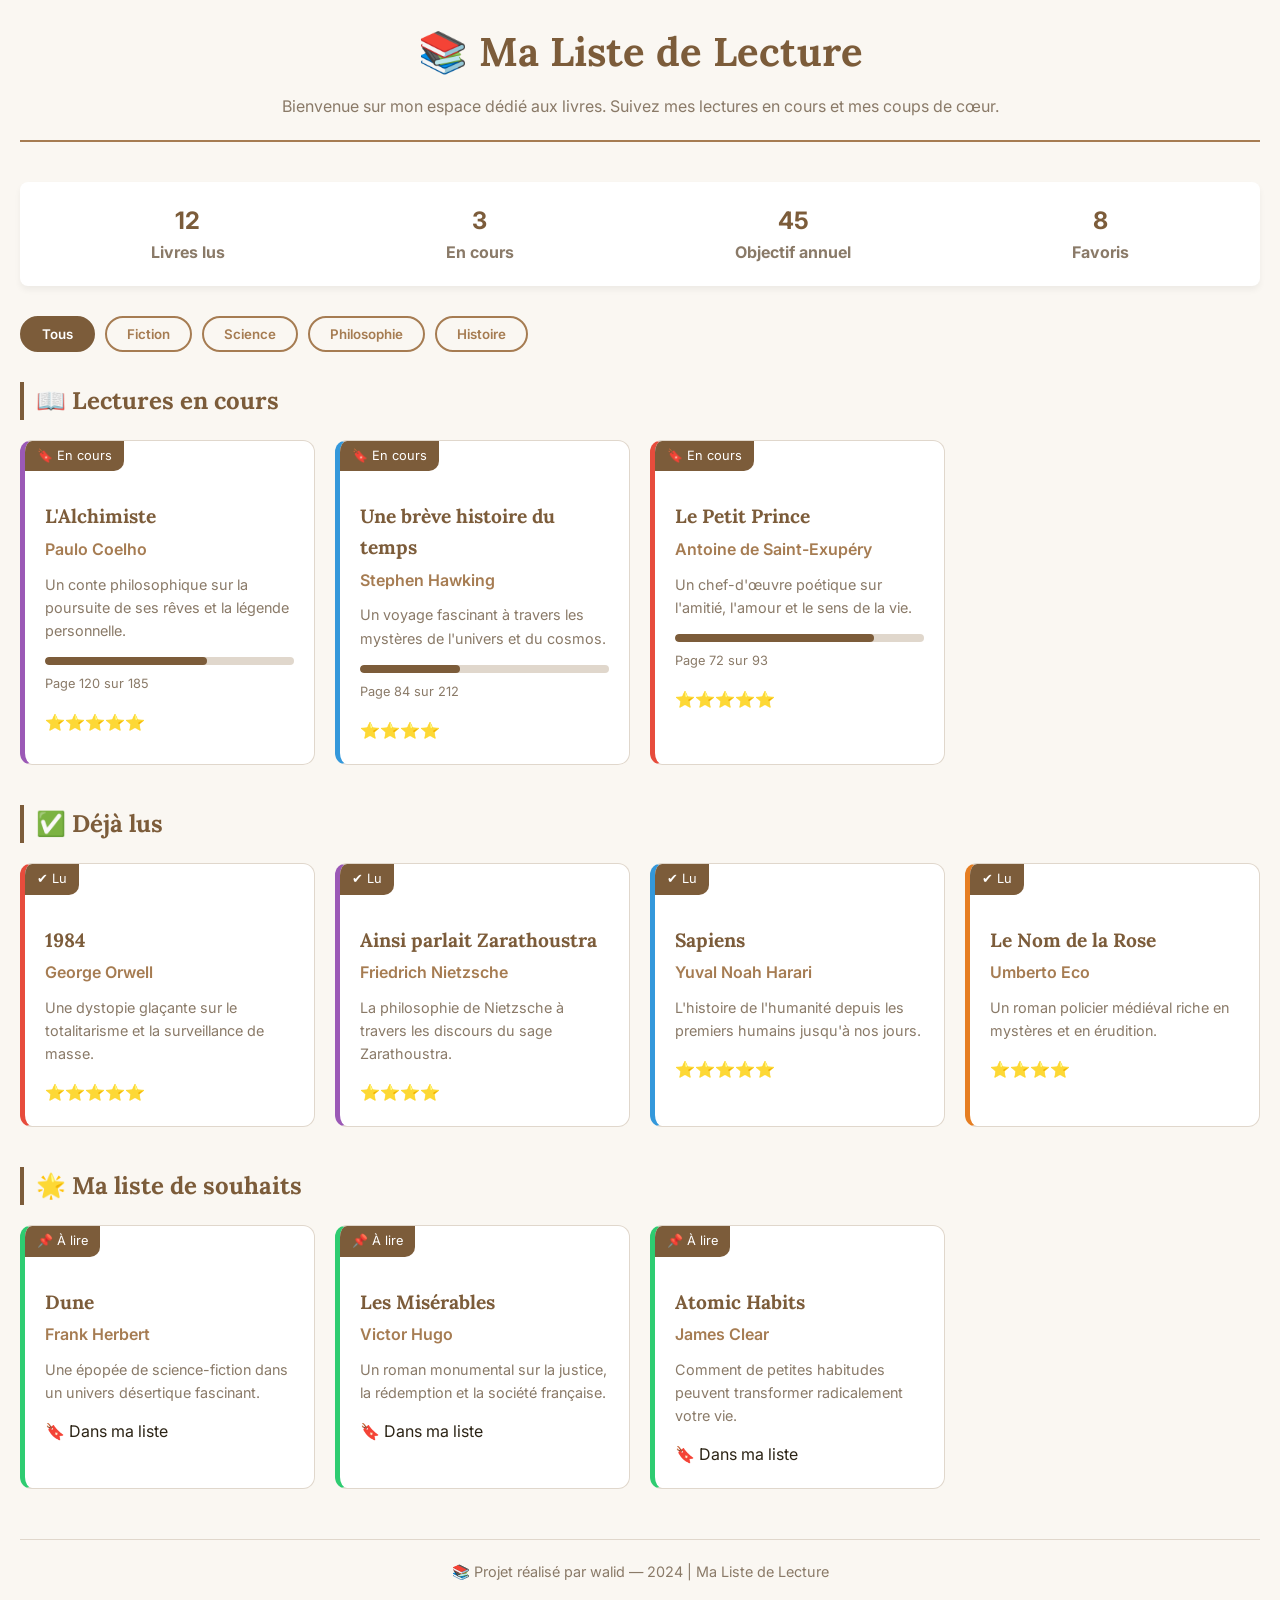
<file: index.html>
<!DOCTYPE html>
<html lang="fr">
<head>
    <meta charset="UTF-8">
    <meta name="viewport" content="width=device-width, initial-scale=1.0">
    <title>Ma Liste de Lecture</title>
    <link href="https://fonts.googleapis.com/css2?family=Inter:wght@400;600&family=Lora:wght@700&display=swap" rel="stylesheet">
    <link rel="stylesheet" href="style.css">
</head>
<body>

    <!-- HEADER -->
    <header>
        <h1>📚 Ma Liste de Lecture</h1>
        <p>Bienvenue sur mon espace dédié aux livres. Suivez mes lectures en cours et mes coups de cœur.</p>
    </header>

    <main>

        <!-- STATS -->
        <div class="stats">
            <div class="stat-item"><span>12</span> Livres lus</div>
            <div class="stat-item"><span>3</span> En cours</div>
            <div class="stat-item"><span>45</span> Objectif annuel</div>
            <div class="stat-item"><span>8</span> Favoris</div>
        </div>

        <!-- FILTRES -->
        <div class="filters">
            <button class="active">Tous</button>
            <button>Fiction</button>
            <button>Science</button>
            <button>Philosophie</button>
            <button>Histoire</button>
        </div>

        <!-- SECTION : EN COURS -->
        <section class="en-cours">
            <h2>📖 Lectures en cours</h2>
            <div class="book-grid">

                <!-- Livre 1 -->
                <div class="book-card card-philo">
                    <div class="book-badge">🔖 En cours</div>
                    <div class="book-content">
                        <h3>L'Alchimiste</h3>
                        <p class="author">Paulo Coelho</p>
                        <p class="description">Un conte philosophique sur la poursuite de ses rêves et la légende personnelle.</p>
                        <div class="page-counter">
                            <div class="progress-bar">
                                <div class="progress-fill" style="width: 65%;"></div>
                            </div>
                            <span>Page 120 sur 185</span>
                        </div>
                        <div class="rating">⭐⭐⭐⭐⭐</div>
                    </div>
                </div>

                <!-- Livre 2 -->
                <div class="book-card card-science">
                    <div class="book-badge">🔖 En cours</div>
                    <div class="book-content">
                        <h3>Une brève histoire du temps</h3>
                        <p class="author">Stephen Hawking</p>
                        <p class="description">Un voyage fascinant à travers les mystères de l'univers et du cosmos.</p>
                        <div class="page-counter">
                            <div class="progress-bar">
                                <div class="progress-fill" style="width: 40%;"></div>
                            </div>
                            <span>Page 84 sur 212</span>
                        </div>
                        <div class="rating">⭐⭐⭐⭐</div>
                    </div>
                </div>

                <!-- Livre 3 -->
                <div class="book-card card-fiction">
                    <div class="book-badge">🔖 En cours</div>
                    <div class="book-content">
                        <h3>Le Petit Prince</h3>
                        <p class="author">Antoine de Saint-Exupéry</p>
                        <p class="description">Un chef-d'œuvre poétique sur l'amitié, l'amour et le sens de la vie.</p>
                        <div class="page-counter">
                            <div class="progress-bar">
                                <div class="progress-fill" style="width: 80%;"></div>
                            </div>
                            <span>Page 72 sur 93</span>
                        </div>
                        <div class="rating">⭐⭐⭐⭐⭐</div>
                    </div>
                </div>

            </div>
        </section>

        <!-- SECTION : DÉJÀ LUS -->
        <section class="deja-lus">
            <h2>✅ Déjà lus</h2>
            <div class="book-grid">

                <!-- Livre 1 -->
                <div class="book-card card-fiction">
                    <div class="book-badge">✔ Lu</div>
                    <div class="book-content">
                        <h3>1984</h3>
                        <p class="author">George Orwell</p>
                        <p class="description">Une dystopie glaçante sur le totalitarisme et la surveillance de masse.</p>
                        <div class="rating">⭐⭐⭐⭐⭐</div>
                    </div>
                </div>

                <!-- Livre 2 -->
                <div class="book-card card-philo">
                    <div class="book-badge">✔ Lu</div>
                    <div class="book-content">
                        <h3>Ainsi parlait Zarathoustra</h3>
                        <p class="author">Friedrich Nietzsche</p>
                        <p class="description">La philosophie de Nietzsche à travers les discours du sage Zarathoustra.</p>
                        <div class="rating">⭐⭐⭐⭐</div>
                    </div>
                </div>

                <!-- Livre 3 -->
                <div class="book-card card-science">
                    <div class="book-badge">✔ Lu</div>
                    <div class="book-content">
                        <h3>Sapiens</h3>
                        <p class="author">Yuval Noah Harari</p>
                        <p class="description">L'histoire de l'humanité depuis les premiers humains jusqu'à nos jours.</p>
                        <div class="rating">⭐⭐⭐⭐⭐</div>
                    </div>
                </div>

                <!-- Livre 4 -->
                <div class="book-card card-histoire">
                    <div class="book-badge">✔ Lu</div>
                    <div class="book-content">
                        <h3>Le Nom de la Rose</h3>
                        <p class="author">Umberto Eco</p>
                        <p class="description">Un roman policier médiéval riche en mystères et en érudition.</p>
                        <div class="rating">⭐⭐⭐⭐</div>
                    </div>
                </div>

            </div>
        </section>

        <!-- SECTION : LISTE DE SOUHAITS -->
        <section class="a-lire">
            <h2>🌟 Ma liste de souhaits</h2>
            <div class="book-grid">

                <!-- Livre 1 -->
                <div class="book-card card-souhait">
                    <div class="book-badge">📌 À lire</div>
                    <div class="book-content">
                        <h3>Dune</h3>
                        <p class="author">Frank Herbert</p>
                        <p class="description">Une épopée de science-fiction dans un univers désertique fascinant.</p>
                        <div class="rating">🔖 Dans ma liste</div>
                    </div>
                </div>

                <!-- Livre 2 -->
                <div class="book-card card-souhait">
                    <div class="book-badge">📌 À lire</div>
                    <div class="book-content">
                        <h3>Les Misérables</h3>
                        <p class="author">Victor Hugo</p>
                        <p class="description">Un roman monumental sur la justice, la rédemption et la société française.</p>
                        <div class="rating">🔖 Dans ma liste</div>
                    </div>
                </div>

                <!-- Livre 3 -->
                <div class="book-card card-souhait">
                    <div class="book-badge">📌 À lire</div>
                    <div class="book-content">
                        <h3>Atomic Habits</h3>
                        <p class="author">James Clear</p>
                        <p class="description">Comment de petites habitudes peuvent transformer radicalement votre vie.</p>
                        <div class="rating">🔖 Dans ma liste</div>
                    </div>
                </div>

            </div>
        </section>

    </main>

    <!-- FOOTER -->
    <footer>
        <p>📚 Projet réalisé par walid — 2024 | Ma Liste de Lecture</p>
    </footer>

</body>
</html>
</file>
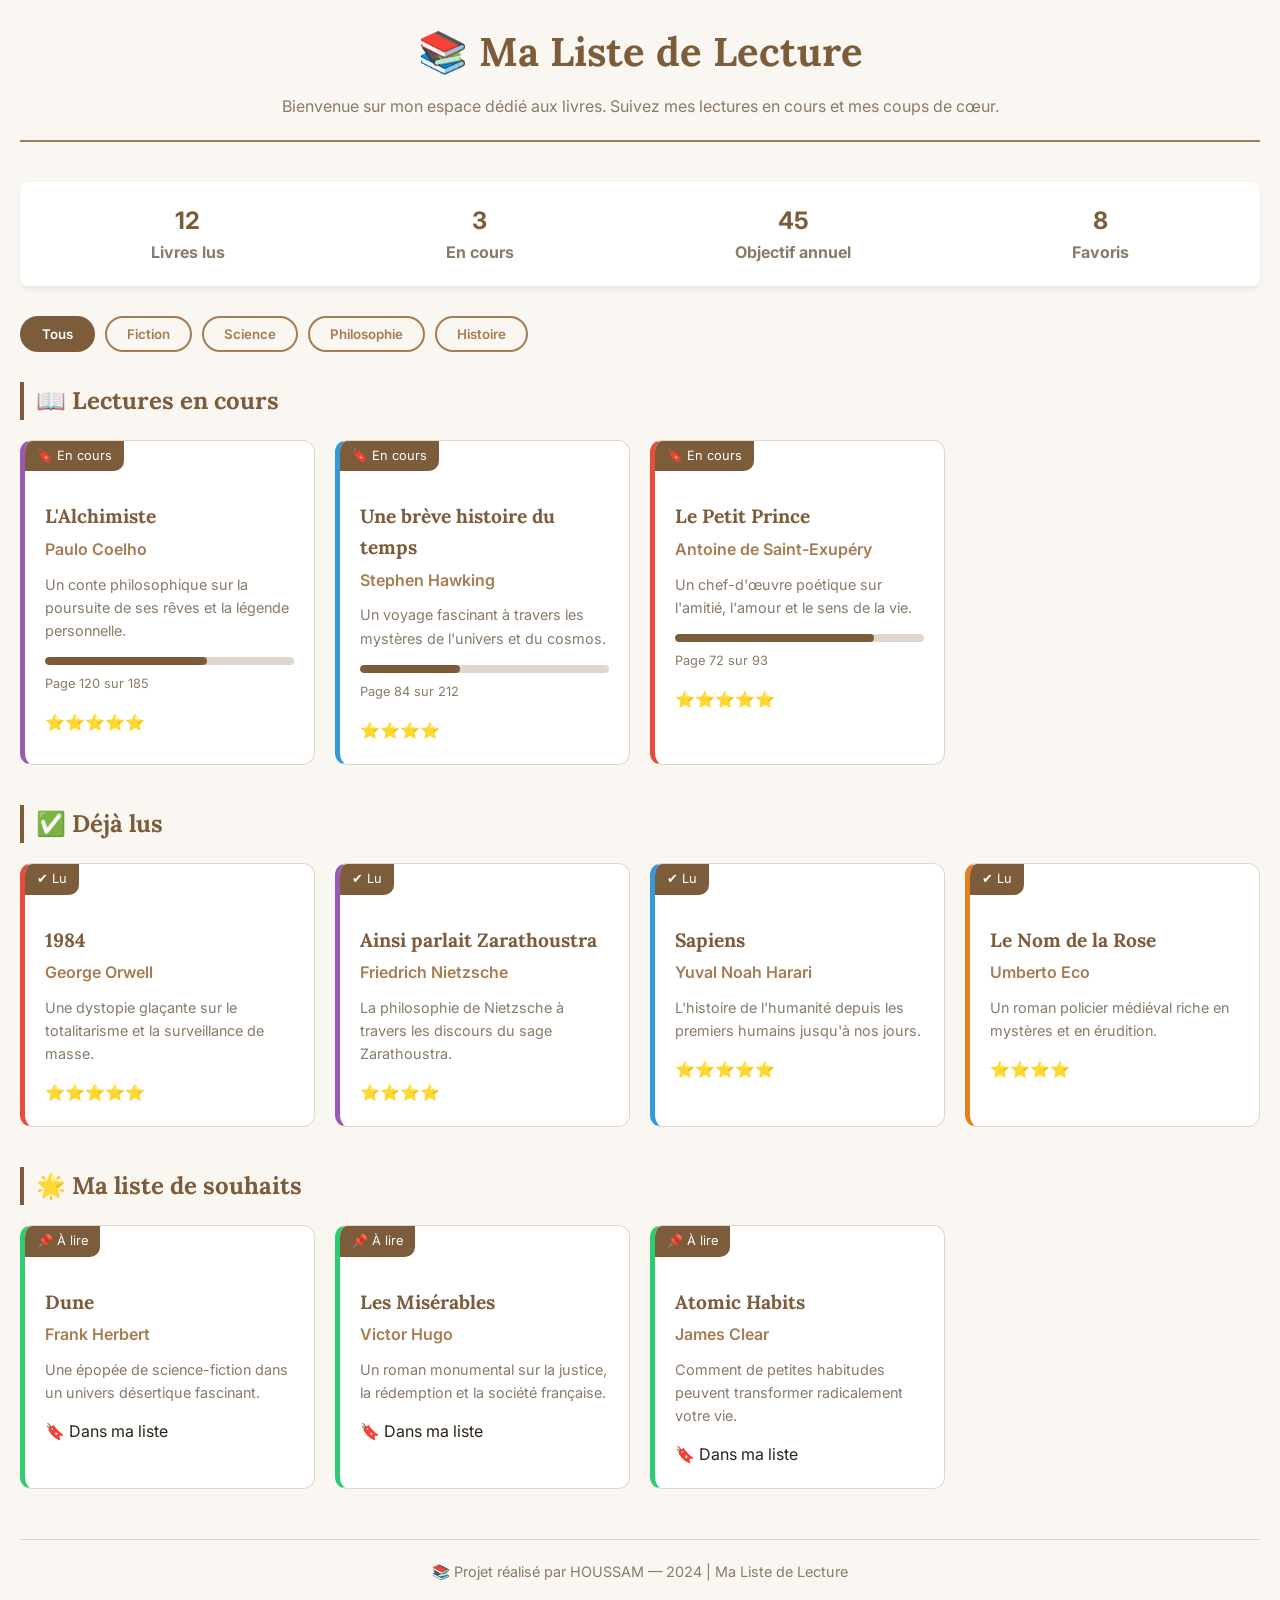
<file: projet hossam/index.html>
<!DOCTYPE html>
<html lang="fr">
<head>
    <meta charset="UTF-8">
    <meta name="viewport" content="width=device-width, initial-scale=1.0">
    <title>Ma Liste de Lecture</title>
    <link href="https://fonts.googleapis.com/css2?family=Inter:wght@400;600&family=Lora:wght@700&display=swap" rel="stylesheet">
    <link rel="stylesheet" href="style.css">
</head>
<body>

    <!-- HEADER -->
    <header>
        <h1>📚 Ma Liste de Lecture</h1>
        <p>Bienvenue sur mon espace dédié aux livres. Suivez mes lectures en cours et mes coups de cœur.</p>
    </header>

    <main>

        <!-- STATS -->
        <div class="stats">
            <div class="stat-item"><span>12</span> Livres lus</div>
            <div class="stat-item"><span>3</span> En cours</div>
            <div class="stat-item"><span>45</span> Objectif annuel</div>
            <div class="stat-item"><span>8</span> Favoris</div>
        </div>

        <!-- FILTRES -->
        <div class="filters">
            <button class="active">Tous</button>
            <button>Fiction</button>
            <button>Science</button>
            <button>Philosophie</button>
            <button>Histoire</button>
        </div>

        <!-- SECTION : EN COURS -->
        <section class="en-cours">
            <h2>📖 Lectures en cours</h2>
            <div class="book-grid">

                <!-- Livre 1 -->
                <div class="book-card card-philo">
                    <div class="book-badge">🔖 En cours</div>
                    <div class="book-content">
                        <h3>L'Alchimiste</h3>
                        <p class="author">Paulo Coelho</p>
                        <p class="description">Un conte philosophique sur la poursuite de ses rêves et la légende personnelle.</p>
                        <div class="page-counter">
                            <div class="progress-bar">
                                <div class="progress-fill" style="width: 65%;"></div>
                            </div>
                            <span>Page 120 sur 185</span>
                        </div>
                        <div class="rating">⭐⭐⭐⭐⭐</div>
                    </div>
                </div>

                <!-- Livre 2 -->
                <div class="book-card card-science">
                    <div class="book-badge">🔖 En cours</div>
                    <div class="book-content">
                        <h3>Une brève histoire du temps</h3>
                        <p class="author">Stephen Hawking</p>
                        <p class="description">Un voyage fascinant à travers les mystères de l'univers et du cosmos.</p>
                        <div class="page-counter">
                            <div class="progress-bar">
                                <div class="progress-fill" style="width: 40%;"></div>
                            </div>
                            <span>Page 84 sur 212</span>
                        </div>
                        <div class="rating">⭐⭐⭐⭐</div>
                    </div>
                </div>

                <!-- Livre 3 -->
                <div class="book-card card-fiction">
                    <div class="book-badge">🔖 En cours</div>
                    <div class="book-content">
                        <h3>Le Petit Prince</h3>
                        <p class="author">Antoine de Saint-Exupéry</p>
                        <p class="description">Un chef-d'œuvre poétique sur l'amitié, l'amour et le sens de la vie.</p>
                        <div class="page-counter">
                            <div class="progress-bar">
                                <div class="progress-fill" style="width: 80%;"></div>
                            </div>
                            <span>Page 72 sur 93</span>
                        </div>
                        <div class="rating">⭐⭐⭐⭐⭐</div>
                    </div>
                </div>

            </div>
        </section>

        <!-- SECTION : DÉJÀ LUS -->
        <section class="deja-lus">
            <h2>✅ Déjà lus</h2>
            <div class="book-grid">

                <!-- Livre 1 -->
                <div class="book-card card-fiction">
                    <div class="book-badge">✔ Lu</div>
                    <div class="book-content">
                        <h3>1984</h3>
                        <p class="author">George Orwell</p>
                        <p class="description">Une dystopie glaçante sur le totalitarisme et la surveillance de masse.</p>
                        <div class="rating">⭐⭐⭐⭐⭐</div>
                    </div>
                </div>

                <!-- Livre 2 -->
                <div class="book-card card-philo">
                    <div class="book-badge">✔ Lu</div>
                    <div class="book-content">
                        <h3>Ainsi parlait Zarathoustra</h3>
                        <p class="author">Friedrich Nietzsche</p>
                        <p class="description">La philosophie de Nietzsche à travers les discours du sage Zarathoustra.</p>
                        <div class="rating">⭐⭐⭐⭐</div>
                    </div>
                </div>

                <!-- Livre 3 -->
                <div class="book-card card-science">
                    <div class="book-badge">✔ Lu</div>
                    <div class="book-content">
                        <h3>Sapiens</h3>
                        <p class="author">Yuval Noah Harari</p>
                        <p class="description">L'histoire de l'humanité depuis les premiers humains jusqu'à nos jours.</p>
                        <div class="rating">⭐⭐⭐⭐⭐</div>
                    </div>
                </div>

                <!-- Livre 4 -->
                <div class="book-card card-histoire">
                    <div class="book-badge">✔ Lu</div>
                    <div class="book-content">
                        <h3>Le Nom de la Rose</h3>
                        <p class="author">Umberto Eco</p>
                        <p class="description">Un roman policier médiéval riche en mystères et en érudition.</p>
                        <div class="rating">⭐⭐⭐⭐</div>
                    </div>
                </div>

            </div>
        </section>

        <!-- SECTION : LISTE DE SOUHAITS -->
        <section class="a-lire">
            <h2>🌟 Ma liste de souhaits</h2>
            <div class="book-grid">

                <!-- Livre 1 -->
                <div class="book-card card-souhait">
                    <div class="book-badge">📌 À lire</div>
                    <div class="book-content">
                        <h3>Dune</h3>
                        <p class="author">Frank Herbert</p>
                        <p class="description">Une épopée de science-fiction dans un univers désertique fascinant.</p>
                        <div class="rating">🔖 Dans ma liste</div>
                    </div>
                </div>

                <!-- Livre 2 -->
                <div class="book-card card-souhait">
                    <div class="book-badge">📌 À lire</div>
                    <div class="book-content">
                        <h3>Les Misérables</h3>
                        <p class="author">Victor Hugo</p>
                        <p class="description">Un roman monumental sur la justice, la rédemption et la société française.</p>
                        <div class="rating">🔖 Dans ma liste</div>
                    </div>
                </div>

                <!-- Livre 3 -->
                <div class="book-card card-souhait">
                    <div class="book-badge">📌 À lire</div>
                    <div class="book-content">
                        <h3>Atomic Habits</h3>
                        <p class="author">James Clear</p>
                        <p class="description">Comment de petites habitudes peuvent transformer radicalement votre vie.</p>
                        <div class="rating">🔖 Dans ma liste</div>
                    </div>
                </div>

            </div>
        </section>

    </main>

    <!-- FOOTER -->
    <footer>
        <p>📚 Projet réalisé par HOUSSAM — 2024 | Ma Liste de Lecture</p>
    </footer>

</body>
</html>
</file>
<file: style.css>
/* 1. Variables CSS (Charte Graphique) */
        :root {
            --couleur-principale: #7C5C3A;
            --couleur-secondaire: #A67C52;
            --fond-page: #FAF7F2;
            --surface-carte: #FFFFFF;
            --texte-principal: #2C2416;
            --texte-secondaire: #8A7A68;
        }

        /* 2. Style de base */
        * {
            box-sizing: border-box;
            margin: 0;
            padding: 0;
        }

        body {
            background-color: var(--fond-page);
            color: var(--texte-principal);
            font-family: 'Inter', sans-serif;
            padding: 20px;
            line-height: 1.6;
        }

        h1, h2, h3 {
            font-family: 'Lora', serif;
            color: var(--couleur-principale);
        }

        /* 3. Header */
        header {
            text-align: center;
            margin-bottom: 40px;
            border-bottom: 2px solid var(--couleur-secondaire);
            padding-bottom: 20px;
        }

        header h1 {
            font-size: 2.5rem;
            margin-bottom: 10px;
        }

        header p {
            color: var(--texte-secondaire);
        }

        /* 4. Barre de statistiques */
        .stats {
            display: flex;
            justify-content: space-around;
            background: var(--surface-carte);
            padding: 20px;
            border-radius: 8px;
            box-shadow: 0 4px 6px rgba(0,0,0,0.05);
            margin-bottom: 30px;
        }

        .stat-item {
            text-align: center;
            font-weight: bold;
            color: var(--texte-secondaire);
        }

        .stat-item span {
            display: block;
            font-size: 1.5rem;
            color: var(--couleur-principale);
        }

        /* 5. Filtres */
        .filters {
            display: flex;
            gap: 10px;
            margin-bottom: 30px;
            flex-wrap: wrap;
        }

        .filters button {
            background-color: transparent;
            border: 2px solid var(--couleur-secondaire);
            color: var(--couleur-secondaire);
            padding: 8px 20px;
            border-radius: 20px;
            font-family: 'Inter', sans-serif;
            font-weight: 600;
            cursor: pointer;
            transition: 0.3s;
        }

        .filters button:hover,
        .filters button.active {
            background-color: var(--couleur-principale);
            color: white;
            border-color: var(--couleur-principale);
        }

        /* 6. Sections */
        section {
            margin-bottom: 40px;
        }

        section h2 {
            margin-bottom: 20px;
            font-size: 1.5rem;
            border-left: 4px solid var(--couleur-principale);
            padding-left: 12px;
        }

        /* 7. Grille de livres */
        .book-grid {
            display: grid;
            grid-template-columns: repeat(auto-fill, minmax(250px, 1fr));
            gap: 20px;
        }

        /* 8. Carte de livre */
        .book-card {
            background-color: var(--surface-carte);
            border: 1px solid #E0D7CC;
            border-radius: 12px;
            overflow: hidden;
            cursor: pointer;
            transition: all 0.3s ease;
            position: relative;
        }

        .book-card:hover {
            transform: translateY(-5px);
            box-shadow: 0 10px 20px rgba(0,0,0,0.1);
            border-color: var(--couleur-principale);
        }

        /* Couleurs latérales par genre */
        .card-fiction  { border-left: 5px solid #e74c3c; }
        .card-science  { border-left: 5px solid #3498db; }
        .card-philo    { border-left: 5px solid #9b59b6; }
        .card-histoire { border-left: 5px solid #e67e22; }
        .card-souhait  { border-left: 5px solid #2ecc71; }

        /* Badge */
        .book-badge {
            background-color: var(--couleur-principale);
            color: white;
            padding: 5px 12px;
            font-size: 0.8rem;
            display: inline-block;
            border-radius: 0 0 10px 0;
        }

        .book-content {
            padding: 20px;
        }

        .book-content h3 {
            margin: 10px 0 5px 0;
            font-size: 1.2rem;
        }

        .author {
            color: var(--couleur-secondaire);
            font-weight: 600;
            margin-bottom: 10px;
        }

        .description {
            font-size: 0.9rem;
            color: var(--texte-secondaire);
            margin-bottom: 15px;
        }

        .rating {
            font-size: 1rem;
        }

        /* 9. Progress bar */
        .page-counter {
            margin: 15px 0;
        }

        .progress-bar {
            background-color: #E0D7CC;
            height: 8px;
            border-radius: 10px;
            margin-bottom: 5px;
            overflow: hidden;
        }

        .progress-fill {
            background-color: var(--couleur-principale);
            height: 100%;
            border-radius: 10px;
        }

        .page-counter span {
            font-size: 0.8rem;
            color: var(--texte-secondaire);
        }

        /* 10. Footer */
        footer {
            text-align: center;
            margin-top: 50px;
            padding-top: 20px;
            border-top: 1px solid #E0D7CC;
            font-size: 0.9rem;
            color: var(--texte-secondaire);
        }

        /* 11. Responsive Design (Mobile) */
        @media (max-width: 768px) {
            body {
                padding: 10px;
            }

            header h1 {
                font-size: 1.8rem;
            }

            .stats {
                flex-direction: column;
                gap: 15px;
            }

            .stat-item {
                border-bottom: 1px dashed var(--couleur-secondaire);
                padding-bottom: 10px;
            }

            .stat-item:last-child {
                border-bottom: none;
            }

            .book-grid {
                grid-template-columns: 1fr;
            }

            .filters {
                justify-content: center;
            }
        }
</file>
<file: projet hossam/style.css>
/* 1. Variables CSS (Charte Graphique) */
        :root {
            --couleur-principale: #7C5C3A;
            --couleur-secondaire: #A67C52;
            --fond-page: #FAF7F2;
            --surface-carte: #FFFFFF;
            --texte-principal: #2C2416;
            --texte-secondaire: #8A7A68;
        }

        /* 2. Style de base */
        * {
            box-sizing: border-box;
            margin: 0;
            padding: 0;
        }

        body {
            background-color: var(--fond-page);
            color: var(--texte-principal);
            font-family: 'Inter', sans-serif;
            padding: 20px;
            line-height: 1.6;
        }

        h1, h2, h3 {
            font-family: 'Lora', serif;
            color: var(--couleur-principale);
        }

        /* 3. Header */
        header {
            text-align: center;
            margin-bottom: 40px;
            border-bottom: 2px solid var(--couleur-secondaire);
            padding-bottom: 20px;
        }

        header h1 {
            font-size: 2.5rem;
            margin-bottom: 10px;
        }

        header p {
            color: var(--texte-secondaire);
        }

        /* 4. Barre de statistiques */
        .stats {
            display: flex;
            justify-content: space-around;
            background: var(--surface-carte);
            padding: 20px;
            border-radius: 8px;
            box-shadow: 0 4px 6px rgba(0,0,0,0.05);
            margin-bottom: 30px;
        }

        .stat-item {
            text-align: center;
            font-weight: bold;
            color: var(--texte-secondaire);
        }

        .stat-item span {
            display: block;
            font-size: 1.5rem;
            color: var(--couleur-principale);
        }

        /* 5. Filtres */
        .filters {
            display: flex;
            gap: 10px;
            margin-bottom: 30px;
            flex-wrap: wrap;
        }

        .filters button {
            background-color: transparent;
            border: 2px solid var(--couleur-secondaire);
            color: var(--couleur-secondaire);
            padding: 8px 20px;
            border-radius: 20px;
            font-family: 'Inter', sans-serif;
            font-weight: 600;
            cursor: pointer;
            transition: 0.3s;
        }

        .filters button:hover,
        .filters button.active {
            background-color: var(--couleur-principale);
            color: white;
            border-color: var(--couleur-principale);
        }

        /* 6. Sections */
        section {
            margin-bottom: 40px;
        }

        section h2 {
            margin-bottom: 20px;
            font-size: 1.5rem;
            border-left: 4px solid var(--couleur-principale);
            padding-left: 12px;
        }

        /* 7. Grille de livres */
        .book-grid {
            display: grid;
            grid-template-columns: repeat(auto-fill, minmax(250px, 1fr));
            gap: 20px;
        }

        /* 8. Carte de livre */
        .book-card {
            background-color: var(--surface-carte);
            border: 1px solid #E0D7CC;
            border-radius: 12px;
            overflow: hidden;
            cursor: pointer;
            transition: all 0.3s ease;
            position: relative;
        }

        .book-card:hover {
            transform: translateY(-5px);
            box-shadow: 0 10px 20px rgba(0,0,0,0.1);
            border-color: var(--couleur-principale);
        }

        /* Couleurs latérales par genre */
        .card-fiction  { border-left: 5px solid #e74c3c; }
        .card-science  { border-left: 5px solid #3498db; }
        .card-philo    { border-left: 5px solid #9b59b6; }
        .card-histoire { border-left: 5px solid #e67e22; }
        .card-souhait  { border-left: 5px solid #2ecc71; }

        /* Badge */
        .book-badge {
            background-color: var(--couleur-principale);
            color: white;
            padding: 5px 12px;
            font-size: 0.8rem;
            display: inline-block;
            border-radius: 0 0 10px 0;
        }

        .book-content {
            padding: 20px;
        }

        .book-content h3 {
            margin: 10px 0 5px 0;
            font-size: 1.2rem;
        }

        .author {
            color: var(--couleur-secondaire);
            font-weight: 600;
            margin-bottom: 10px;
        }

        .description {
            font-size: 0.9rem;
            color: var(--texte-secondaire);
            margin-bottom: 15px;
        }

        .rating {
            font-size: 1rem;
        }

        /* 9. Progress bar */
        .page-counter {
            margin: 15px 0;
        }

        .progress-bar {
            background-color: #E0D7CC;
            height: 8px;
            border-radius: 10px;
            margin-bottom: 5px;
            overflow: hidden;
        }

        .progress-fill {
            background-color: var(--couleur-principale);
            height: 100%;
            border-radius: 10px;
        }

        .page-counter span {
            font-size: 0.8rem;
            color: var(--texte-secondaire);
        }

        /* 10. Footer */
        footer {
            text-align: center;
            margin-top: 50px;
            padding-top: 20px;
            border-top: 1px solid #E0D7CC;
            font-size: 0.9rem;
            color: var(--texte-secondaire);
        }

        /* 11. Responsive Design (Mobile) */
        @media (max-width: 768px) {
            body {
                padding: 10px;
            }

            header h1 {
                font-size: 1.8rem;
            }

            .stats {
                flex-direction: column;
                gap: 15px;
            }

            .stat-item {
                border-bottom: 1px dashed var(--couleur-secondaire);
                padding-bottom: 10px;
            }

            .stat-item:last-child {
                border-bottom: none;
            }

            .book-grid {
                grid-template-columns: 1fr;
            }

            .filters {
                justify-content: center;
            }
        }
</file>
